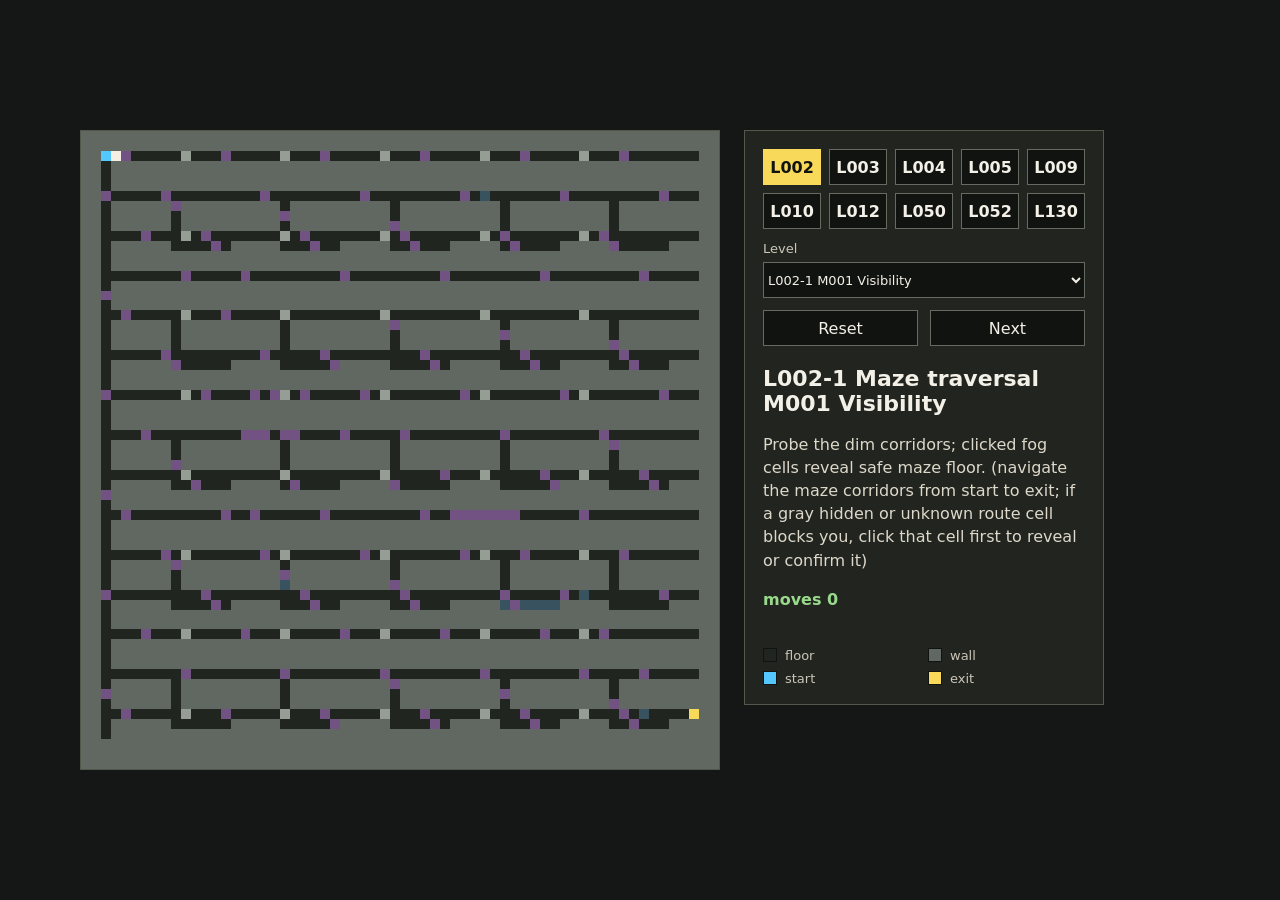
<file: index.html>
<!doctype html>
<html lang="en">
  <head>
    <meta charset="utf-8">
    <meta name="viewport" content="width=device-width, initial-scale=1">
    <title>Selected Unique UX Families</title>
    <link rel="stylesheet" href="style.css">
  </head>
  <body>
    <main class="app">
      <section class="play">
        <canvas id="game" width="64" height="64" aria-label="64 by 64 pixel game area"></canvas>
      </section>
      <aside class="panel">
        <div class="game-buttons" id="gameButtons" aria-label="Choose game"></div>
        <div class="selectors">
          <label>
            Level
            <select id="levelSelect"></select>
          </label>
        </div>
        <div class="actions">
          <button id="resetButton" type="button">Reset</button>
          <button id="nextButton" type="button">Next</button>
        </div>
        <h1 id="title"></h1>
        <p id="objective"></p>
        <p id="status"></p>
        <div class="legend" id="legend"></div>
      </aside>
    </main>
    <script>
      window.GAME_FAMILY_FILTER = ["L002", "L003", "L004", "L005", "L009", "L010", "L012", "L050", "L052", "L130"];
    </script>
    <script src="index3-games.js"></script>
  </body>
</html>
</file>
<file: style.css>
* {
  box-sizing: border-box;
}

body {
  margin: 0;
  min-height: 100vh;
  display: grid;
  place-items: center;
  background: #151716;
  color: #f3f0e7;
  font-family: ui-sans-serif, system-ui, -apple-system, BlinkMacSystemFont, "Segoe UI", sans-serif;
}

.app {
  width: min(1120px, calc(100vw - 32px));
  display: grid;
  grid-template-columns: minmax(320px, 640px) minmax(260px, 360px);
  gap: 24px;
  align-items: start;
}

.play {
  width: 100%;
  aspect-ratio: 1;
  display: grid;
  place-items: center;
  background: #20231f;
  border: 1px solid #51594d;
}

canvas {
  width: min(100%, 640px);
  height: min(100%, 640px);
  image-rendering: pixelated;
  image-rendering: crisp-edges;
  background: #0d0f0e;
}

.panel {
  padding: 18px;
  background: #22251f;
  border: 1px solid #51594d;
}

.game-buttons {
  display: grid;
  grid-template-columns: repeat(auto-fit, minmax(52px, 1fr));
  gap: 8px;
  margin-bottom: 12px;
}

.game-buttons button {
  min-width: 0;
  padding: 0 6px;
  font-weight: 700;
}

.game-buttons button.active {
  background: #f8d95a;
  border-color: #f8d95a;
  color: #111310;
}

.selectors {
  display: grid;
  grid-template-columns: 1fr;
  gap: 12px;
}

label {
  display: grid;
  gap: 6px;
  color: #cbc6b8;
  font-size: 13px;
}

select,
button {
  min-height: 36px;
  border: 1px solid #646b60;
  background: #111310;
  color: #f3f0e7;
  font: inherit;
}

button {
  cursor: pointer;
}

.actions {
  display: grid;
  grid-template-columns: 1fr 1fr;
  gap: 12px;
  margin-top: 12px;
}

h1 {
  margin: 20px 0 10px;
  font-size: 22px;
  line-height: 1.15;
}

p {
  color: #ddd8ca;
  line-height: 1.45;
}

#status {
  min-height: 44px;
  color: #99d98c;
  font-weight: 650;
}

.legend {
  display: grid;
  grid-template-columns: 1fr 1fr;
  gap: 8px;
  margin-top: 16px;
  font-size: 13px;
  color: #cbc6b8;
}

.legend span {
  display: inline-flex;
  gap: 8px;
  align-items: center;
  min-width: 0;
}

.swatch {
  width: 14px;
  height: 14px;
  border: 1px solid #111310;
  flex: 0 0 auto;
}

@media (max-width: 840px) {
  body {
    place-items: start center;
    padding: 16px 0;
  }

  .app {
    grid-template-columns: 1fr;
  }

  .game-buttons {
    grid-template-columns: repeat(auto-fit, minmax(48px, 1fr));
  }
}
</file>
